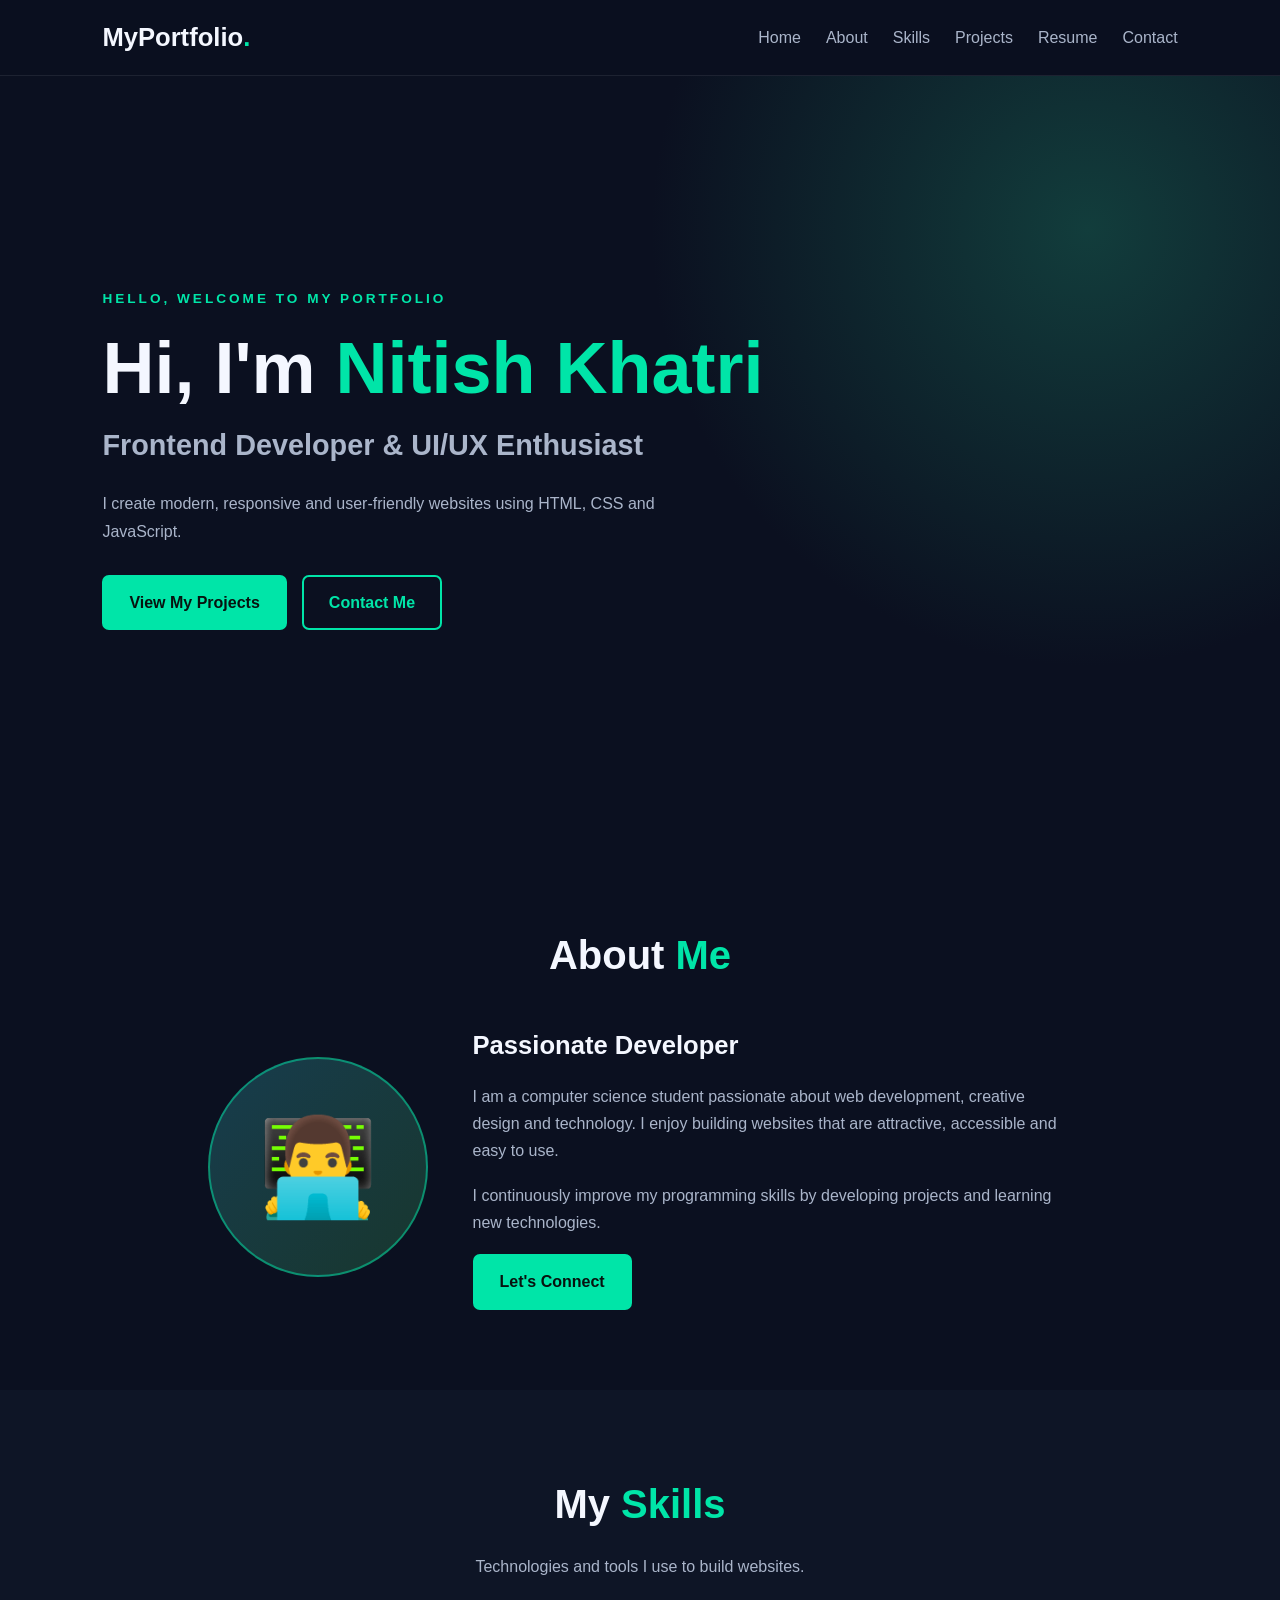
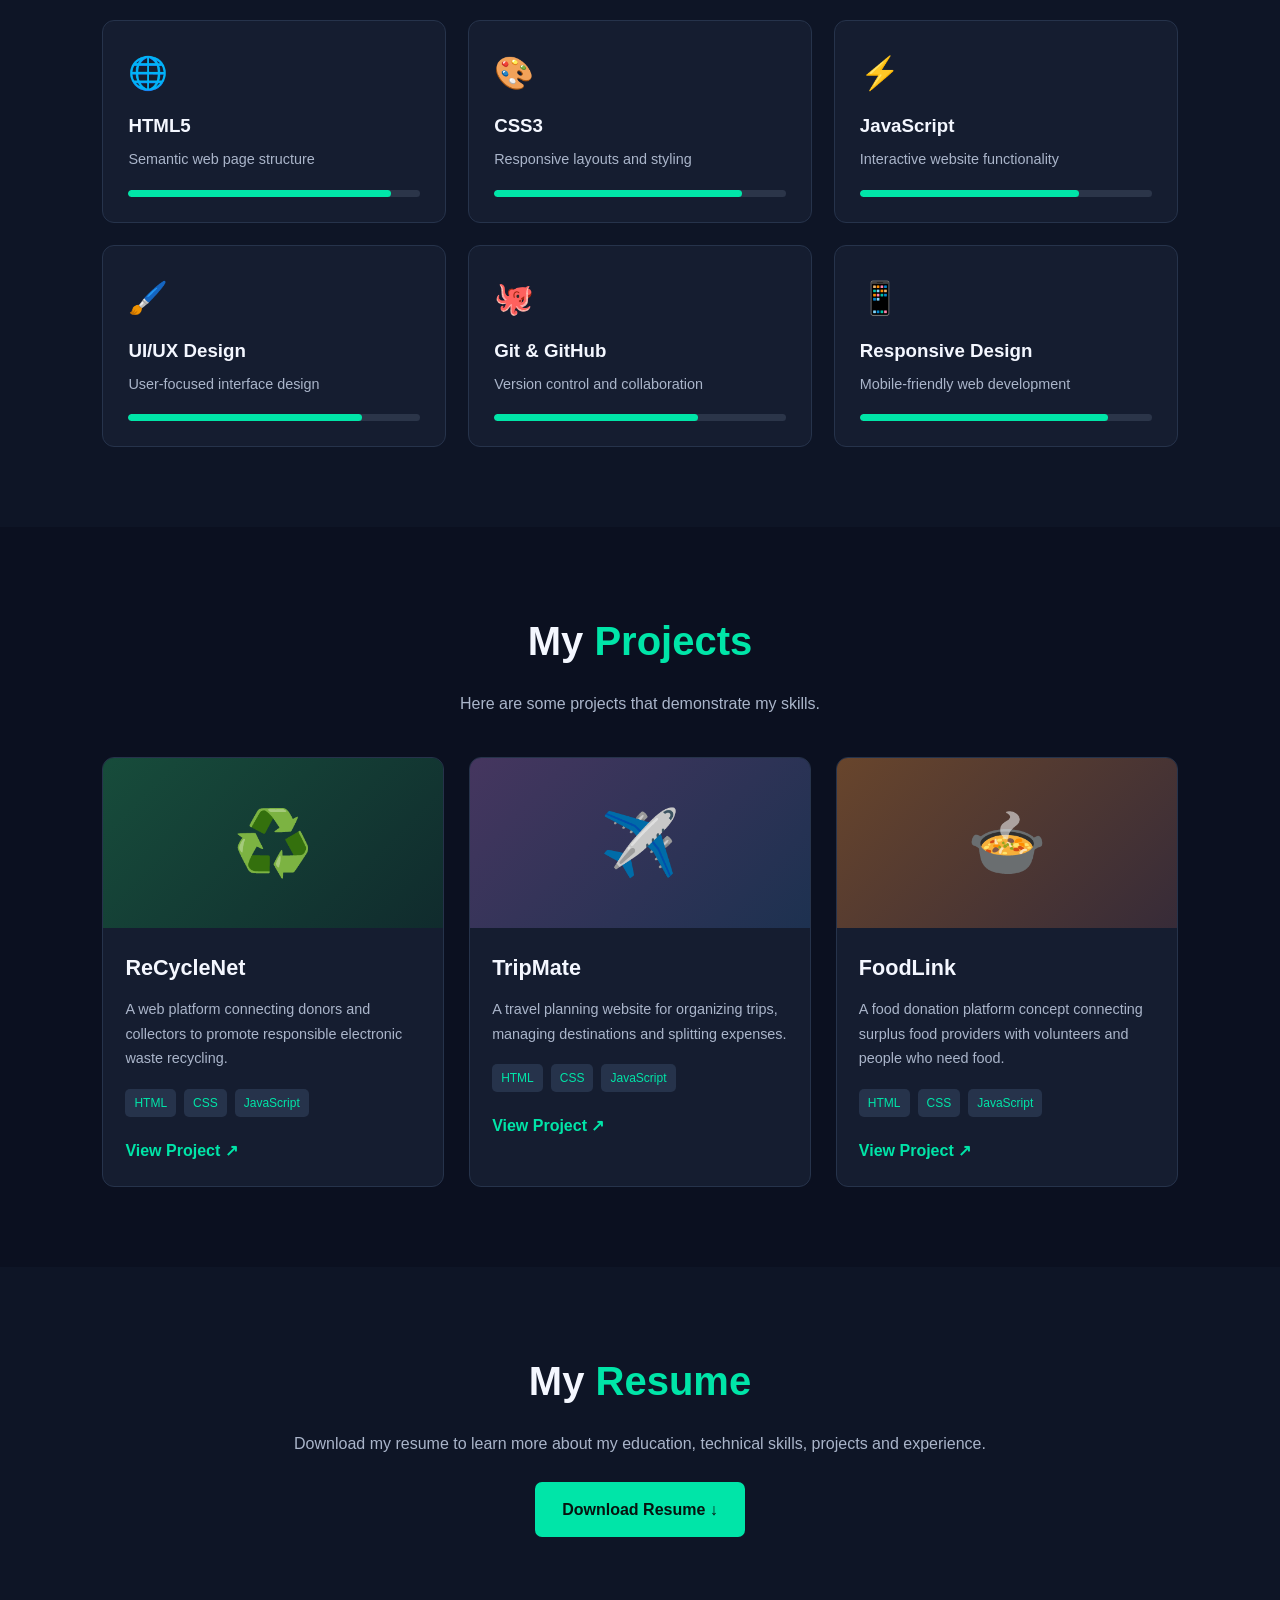
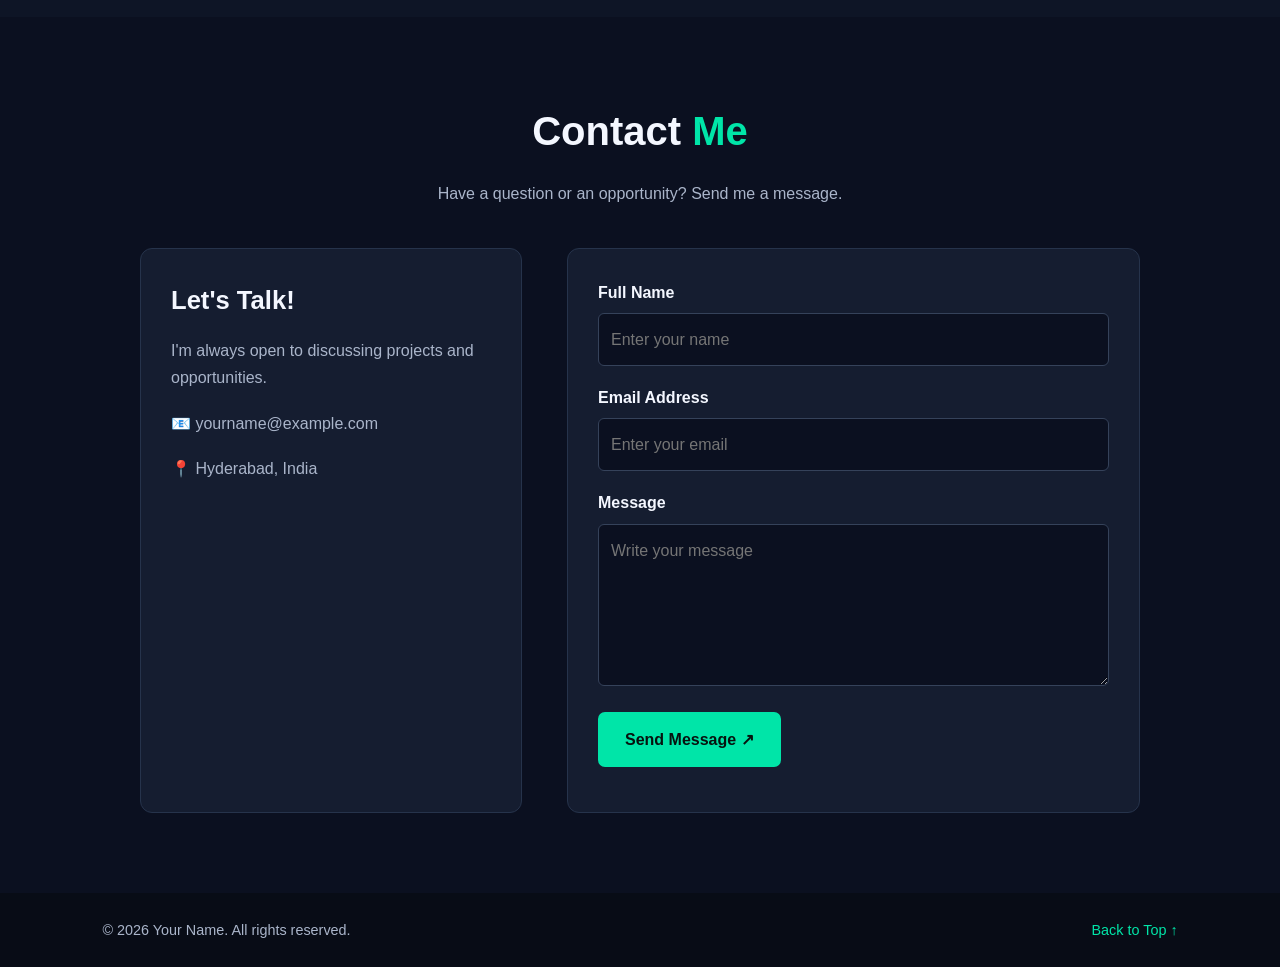
<file: Codsoft fd/task 1/index.html>
<!DOCTYPE html>
<html lang="en">
<head>
    <meta charset="UTF-8">
    <meta name="viewport" content="width=device-width, initial-scale=1.0">
    <title>My Portfolio</title>
    <link rel="stylesheet" href="style.css">
</head>
<body>

    <!-- Navigation -->
    <header>
        <nav class="navbar">
            <a href="#home" class="logo">MyPortfolio<span>.</span></a>

            <button class="menu-toggle" id="menuToggle"
                    aria-label="Toggle navigation" aria-expanded="false">
                ☰
            </button>

            <ul class="nav-links" id="navLinks">
                <li><a href="#home">Home</a></li>
                <li><a href="#about">About</a></li>
                <li><a href="#skills">Skills</a></li>
                <li><a href="#projects">Projects</a></li>
                <li><a href="#resume">Resume</a></li>
                <li><a href="#contact">Contact</a></li>
            </ul>
        </nav>
    </header>

    <!-- Home Section -->
    <section id="home" class="hero">
        <div class="hero-content">
            <p class="intro">HELLO, WELCOME TO MY PORTFOLIO</p>
            <h1>Hi, I'm <span>Nitish Khatri</span></h1>
            <h2>Frontend Developer & UI/UX Enthusiast</h2>
            <p>
                I create modern, responsive and user-friendly websites
                using HTML, CSS and JavaScript.
            </p>
            <div class="hero-buttons">
                <a href="#projects" class="btn">View My Projects</a>
                <a href="#contact" class="btn btn-outline">Contact Me</a>
            </div>
        </div>
    </section>

    <!-- About Section -->
    <section id="about" class="section">
        <h2 class="section-title">About <span>Me</span></h2>
        <div class="about-content">
            <div class="about-image">👨‍💻</div>
            <div class="about-text">
                <h3>Passionate Developer</h3>
                <p>
                    I am a computer science student passionate about
                    web development, creative design and technology.
                    I enjoy building websites that are attractive,
                    accessible and easy to use.
                </p>
                <p>
                    I continuously improve my programming skills by
                    developing projects and learning new technologies.
                </p>
                <a href="#contact" class="btn">Let's Connect</a>
            </div>
        </div>
    </section>

    <!-- Skills Section -->
    <section id="skills" class="section skills-section">
        <h2 class="section-title">My <span>Skills</span></h2>
        <p class="section-description">
            Technologies and tools I use to build websites.
        </p>

        <div class="skills-container">
            <div class="skill-card">
                <div class="skill-icon">🌐</div>
                <h3>HTML5</h3>
                <p>Semantic web page structure</p>
                <div class="progress"><span style="width: 90%"></span></div>
            </div>

            <div class="skill-card">
                <div class="skill-icon">🎨</div>
                <h3>CSS3</h3>
                <p>Responsive layouts and styling</p>
                <div class="progress"><span style="width: 85%"></span></div>
            </div>

            <div class="skill-card">
                <div class="skill-icon">⚡</div>
                <h3>JavaScript</h3>
                <p>Interactive website functionality</p>
                <div class="progress"><span style="width: 75%"></span></div>
            </div>

            <div class="skill-card">
                <div class="skill-icon">🖌️</div>
                <h3>UI/UX Design</h3>
                <p>User-focused interface design</p>
                <div class="progress"><span style="width: 80%"></span></div>
            </div>

            <div class="skill-card">
                <div class="skill-icon">🐙</div>
                <h3>Git & GitHub</h3>
                <p>Version control and collaboration</p>
                <div class="progress"><span style="width: 70%"></span></div>
            </div>

            <div class="skill-card">
                <div class="skill-icon">📱</div>
                <h3>Responsive Design</h3>
                <p>Mobile-friendly web development</p>
                <div class="progress"><span style="width: 85%"></span></div>
            </div>
        </div>
    </section>

    <!-- Projects Section -->
    <section id="projects" class="section">
        <h2 class="section-title">My <span>Projects</span></h2>
        <p class="section-description">
            Here are some projects that demonstrate my skills.
        </p>

        <div class="projects-container">
            <div class="project-card">
                <div class="project-image recycle">♻️</div>
                <div class="project-info">
                    <h3>ReCycleNet</h3>
                    <p>
                        A web platform connecting donors and collectors
                        to promote responsible electronic waste recycling.
                    </p>
                    <div class="tags">
                        <span>HTML</span>
                        <span>CSS</span>
                        <span>JavaScript</span>
                    </div>
                    <a href="https://github.com/" target="_blank"
                       rel="noopener noreferrer">View Project ↗</a>
                </div>
            </div>

            <div class="project-card">
                <div class="project-image travel">✈️</div>
                <div class="project-info">
                    <h3>TripMate</h3>
                    <p>
                        A travel planning website for organizing trips,
                        managing destinations and splitting expenses.
                    </p>
                    <div class="tags">
                        <span>HTML</span>
                        <span>CSS</span>
                        <span>JavaScript</span>
                    </div>
                    <a href="https://github.com/" target="_blank"
                       rel="noopener noreferrer">View Project ↗</a>
                </div>
            </div>

            <div class="project-card">
                <div class="project-image food">🍲</div>
                <div class="project-info">
                    <h3>FoodLink</h3>
                    <p>
                        A food donation platform concept connecting
                        surplus food providers with volunteers and people
                        who need food.
                    </p>
                    <div class="tags">
                        <span>HTML</span>
                        <span>CSS</span>
                        <span>JavaScript</span>
                    </div>
                    <a href="https://github.com/" target="_blank"
                       rel="noopener noreferrer">View Project ↗</a>
                </div>
            </div>
        </div>
    </section>

    <!-- Resume Section -->
    <section id="resume" class="section resume-section">
        <h2 class="section-title">My <span>Resume</span></h2>
        <p>
            Download my resume to learn more about my education,
            technical skills, projects and experience.
        </p>
        <a href="assets/resume.pdf" download class="btn">
            Download Resume ↓
        </a>
    </section>

    <!-- Contact Section -->
    <section id="contact" class="section contact-section">
        <h2 class="section-title">Contact <span>Me</span></h2>
        <p class="section-description">
            Have a question or an opportunity? Send me a message.
        </p>

        <div class="contact-wrapper">
            <div class="contact-info">
                <h3>Let's Talk!</h3>
                <p>I'm always open to discussing projects and opportunities.</p>
                <p>📧 yourname@example.com</p>
                <p>📍 Hyderabad, India</p>
            </div>

            <form id="contactForm" novalidate>
                <div class="form-group">
                    <label for="name">Full Name</label>
                    <input type="text" id="name" name="name"
                           placeholder="Enter your name" required>
                    <small id="nameError"></small>
                </div>

                <div class="form-group">
                    <label for="email">Email Address</label>
                    <input type="email" id="email" name="email"
                           placeholder="Enter your email" required>
                    <small id="emailError"></small>
                </div>

                <div class="form-group">
                    <label for="message">Message</label>
                    <textarea id="message" name="message" rows="5"
                              placeholder="Write your message" required></textarea>
                    <small id="messageError"></small>
                </div>

                <button type="submit" class="btn">Send Message ↗</button>
                <p id="formStatus" role="status" aria-live="polite"></p>
            </form>
        </div>
    </section>

    <!-- Footer -->
    <footer>
        <p>
            &copy; <span id="year"></span> Your Name.
            All rights reserved.
        </p>
        <a href="#home">Back to Top ↑</a>
    </footer>

    <script src="script.js"></script>
</body>
</html>
</file>
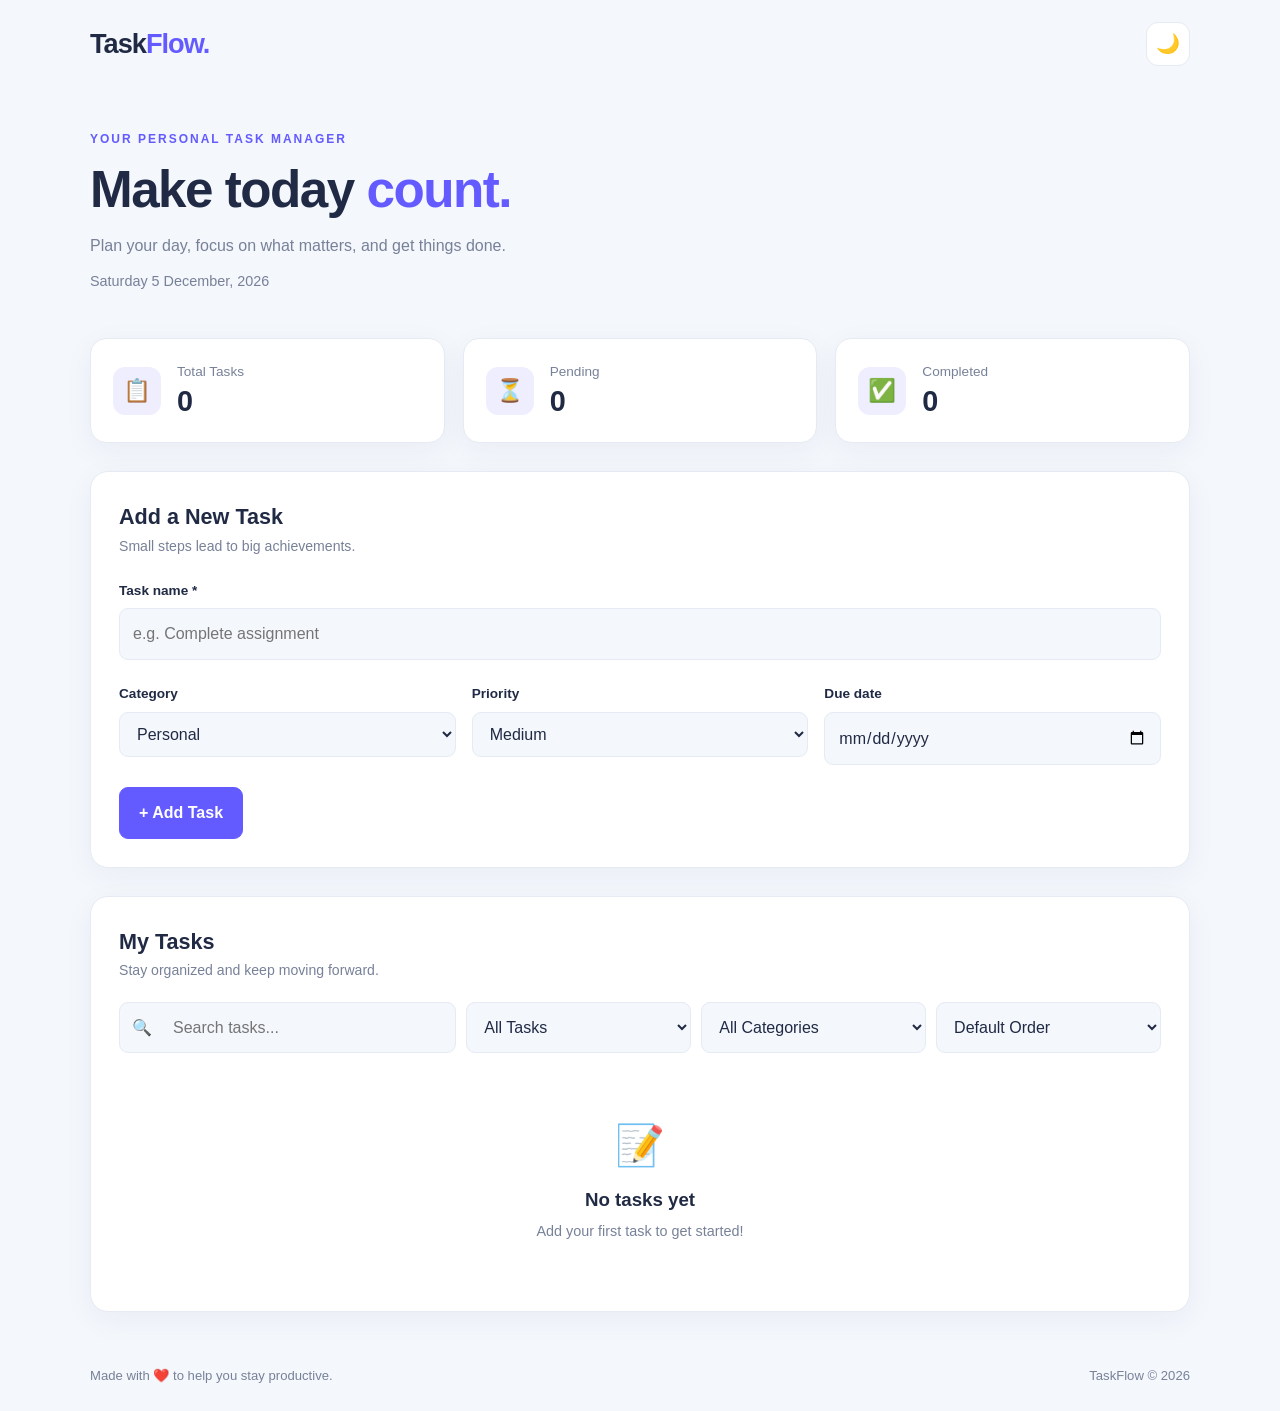
<file: Codsoft fd/task 2/index.html>
<!DOCTYPE html>
<html lang="en">
<head>
    <meta charset="UTF-8">
    <meta name="viewport" content="width=device-width, initial-scale=1.0">
    <title>TaskFlow - To-Do List</title>
    <link rel="stylesheet" href="style.css">
    <script src="script.js" defer></script>
</head>
<body>

    <div class="app">
        <header class="topbar">
            <a href="#" class="logo">Task<span>Flow.</span></a>
            <button id="themeToggle" class="theme-btn" type="button"
                    aria-label="Toggle dark mode">🌙</button>
        </header>

        <main>
            <section class="welcome">
                <p class="eyebrow">YOUR PERSONAL TASK MANAGER</p>
                <h1>Make today <span>count.</span></h1>
                <p>Plan your day, focus on what matters, and get things done.</p>
                <p class="today" id="todayDate"></p>
            </section>

            <!-- Task statistics -->
            <section class="stats" aria-label="Task statistics">
                <div class="stat-card">
                    <span class="stat-icon">📋</span>
                    <div>
                        <p>Total Tasks</p>
                        <h2 id="totalCount">0</h2>
                    </div>
                </div>
                <div class="stat-card">
                    <span class="stat-icon">⏳</span>
                    <div>
                        <p>Pending</p>
                        <h2 id="pendingCount">0</h2>
                    </div>
                </div>
                <div class="stat-card">
                    <span class="stat-icon">✅</span>
                    <div>
                        <p>Completed</p>
                        <h2 id="completedCount">0</h2>
                    </div>
                </div>
            </section>

            <!-- Add task form -->
            <section class="panel">
                <div class="panel-heading">
                    <div>
                        <h2 id="formTitle">Add a New Task</h2>
                        <p>Small steps lead to big achievements.</p>
                    </div>
                </div>

                <form id="taskForm">
                    <div class="form-group full-width">
                        <label for="taskTitle">Task name *</label>
                        <input type="text" id="taskTitle"
                               placeholder="e.g. Complete assignment"
                               maxlength="120" required>
                        <small class="error" id="titleError"></small>
                    </div>

                    <div class="form-row">
                        <div class="form-group">
                            <label for="taskCategory">Category</label>
                            <select id="taskCategory">
                                <option value="Personal">Personal</option>
                                <option value="Work">Work</option>
                                <option value="Study">Study</option>
                                <option value="Health">Health</option>
                                <option value="Other">Other</option>
                            </select>
                        </div>

                        <div class="form-group">
                            <label for="taskPriority">Priority</label>
                            <select id="taskPriority">
                                <option value="Low">Low</option>
                                <option value="Medium" selected>Medium</option>
                                <option value="High">High</option>
                            </select>
                        </div>

                        <div class="form-group">
                            <label for="taskDueDate">Due date</label>
                            <input type="date" id="taskDueDate">
                        </div>
                    </div>

                    <div class="form-actions">
                        <button type="submit" class="btn" id="submitBtn">
                            + Add Task
                        </button>
                        <button type="button" class="btn btn-secondary"
                                id="cancelEditBtn" hidden>
                            Cancel Edit
                        </button>
                    </div>
                </form>
            </section>

            <!-- Task list -->
            <section class="task-section">
                <div class="task-heading">
                    <div>
                        <h2>My Tasks</h2>
                        <p>Stay organized and keep moving forward.</p>
                    </div>
                </div>

                <div class="toolbar">
                    <div class="search-box">
                        <span>🔍</span>
                        <input type="search" id="searchInput"
                               placeholder="Search tasks..." aria-label="Search tasks">
                    </div>

                    <select id="filterStatus" aria-label="Filter by status">
                        <option value="all">All Tasks</option>
                        <option value="pending">Pending</option>
                        <option value="completed">Completed</option>
                    </select>

                    <select id="filterCategory" aria-label="Filter by category">
                        <option value="all">All Categories</option>
                        <option value="Personal">Personal</option>
                        <option value="Work">Work</option>
                        <option value="Study">Study</option>
                        <option value="Health">Health</option>
                        <option value="Other">Other</option>
                    </select>

                    <select id="sortPriority" aria-label="Sort by priority">
                        <option value="default">Default Order</option>
                        <option value="priority">High Priority First</option>
                        <option value="dueDate">Due Date First</option>
                    </select>
                </div>

                <div class="task-list" id="taskList"></div>

                <div class="empty-state" id="emptyState">
                    <div class="empty-icon">📝</div>
                    <h3 id="emptyTitle">No tasks yet</h3>
                    <p id="emptyMessage">Add your first task to get started!</p>
                </div>
            </section>
        </main>

        <footer>
            <p>Made with ❤️ to help you stay productive.</p>
            <p>TaskFlow &copy; <span id="year"></span></p>
        </footer>
    </div>

</body>
</html>
</file>
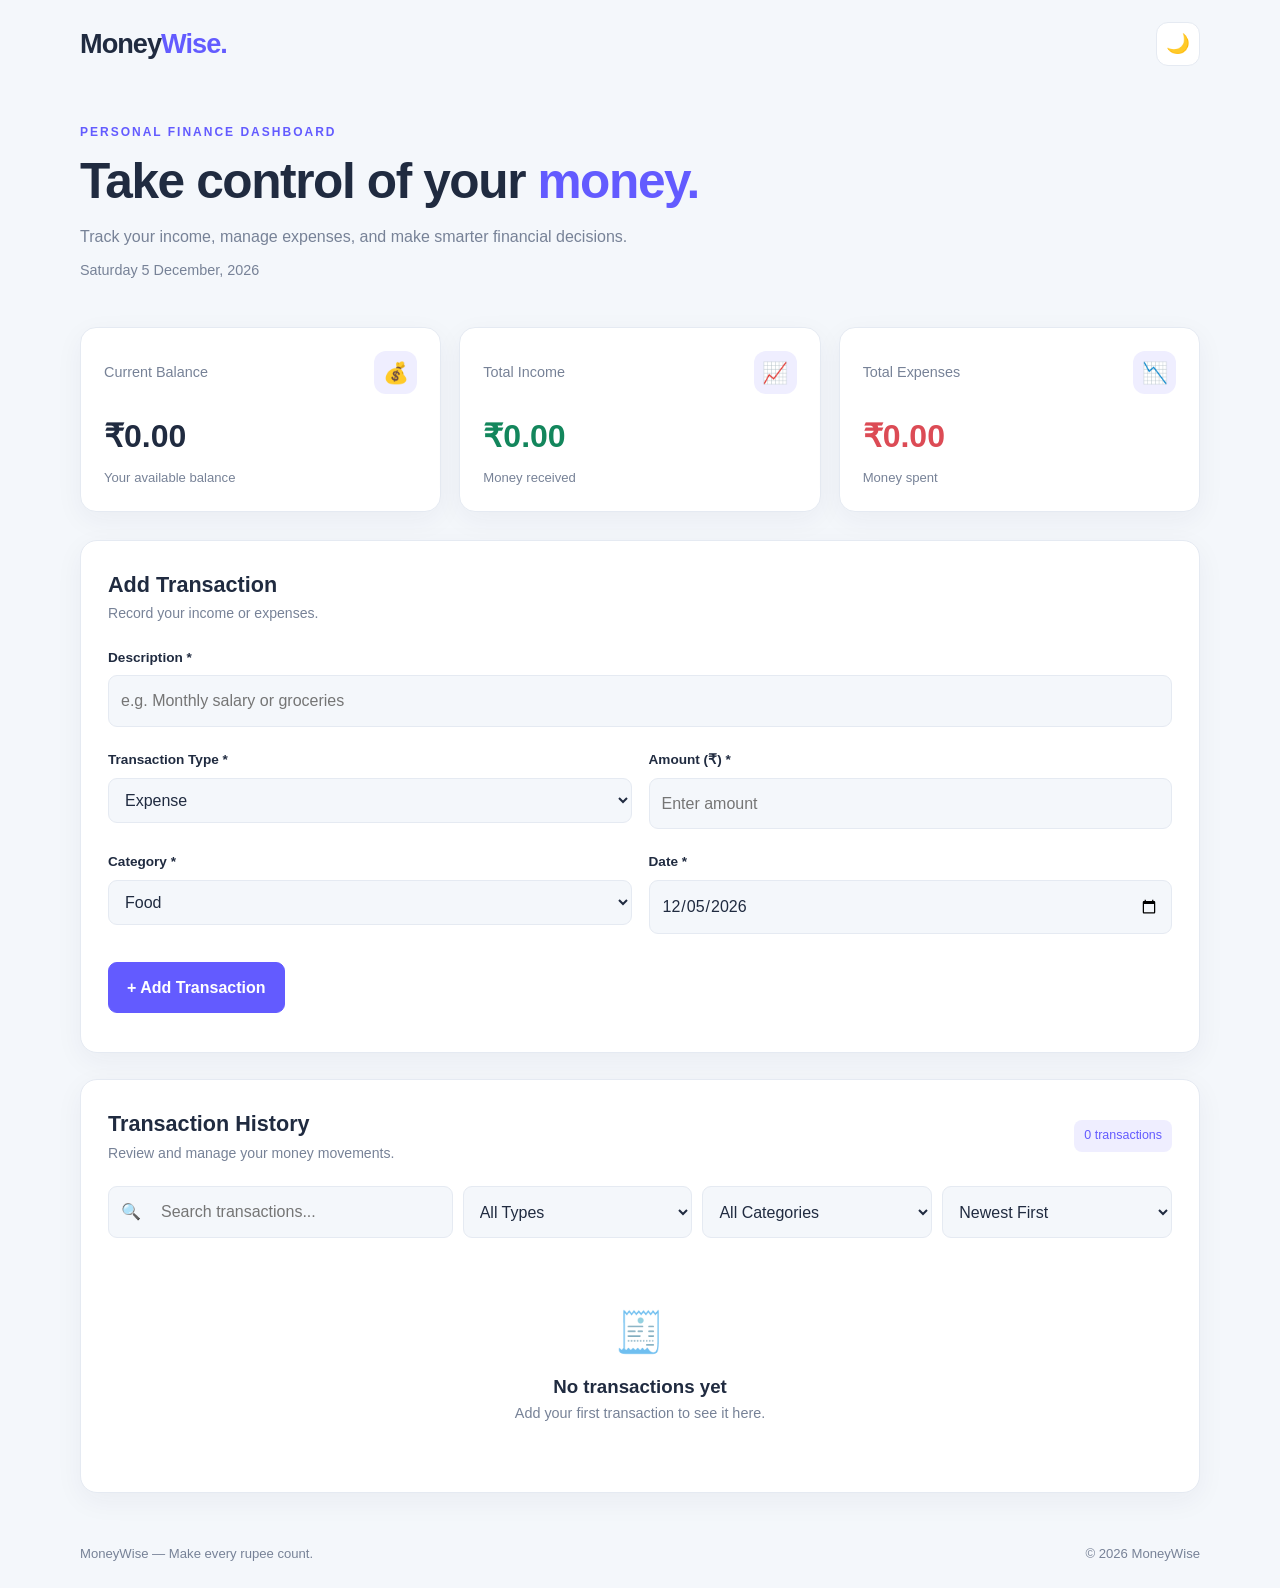
<file: Codsoft fd/task 3/index.html>
<!DOCTYPE html>
<html lang="en">
<head>
    <meta charset="UTF-8">
    <meta name="viewport" content="width=device-width, initial-scale=1.0">
    <title>Expense Tracker | MoneyWise</title>
    <link rel="stylesheet" href="style.css">
    <script src="script.js" defer></script>
</head>
<body>
    <div class="app">
        <header class="navbar">
            <a href="#" class="logo">Money<span>Wise.</span></a>
            <button id="themeToggle" class="theme-btn"
                    type="button" aria-label="Toggle dark mode">🌙</button>
        </header>

        <main>
            <section class="welcome">
                <p class="eyebrow">PERSONAL FINANCE DASHBOARD</p>
                <h1>Take control of your <span>money.</span></h1>
                <p>Track your income, manage expenses, and make smarter financial decisions.</p>
                <p id="todayDate" class="today"></p>
            </section>

            <!-- Financial summary -->
            <section class="summary-grid">
                <article class="summary-card balance-card">
                    <div class="summary-top">
                        <span>Current Balance</span>
                        <span class="summary-icon">💰</span>
                    </div>
                    <h2 id="balance">₹0.00</h2>
                    <p>Your available balance</p>
                </article>

                <article class="summary-card income-card">
                    <div class="summary-top">
                        <span>Total Income</span>
                        <span class="summary-icon">📈</span>
                    </div>
                    <h2 id="totalIncome">₹0.00</h2>
                    <p>Money received</p>
                </article>

                <article class="summary-card expense-card">
                    <div class="summary-top">
                        <span>Total Expenses</span>
                        <span class="summary-icon">📉</span>
                    </div>
                    <h2 id="totalExpense">₹0.00</h2>
                    <p>Money spent</p>
                </article>
            </section>

            <!-- Transaction form -->
            <section class="panel">
                <div class="section-heading">
                    <div>
                        <h2 id="formHeading">Add Transaction</h2>
                        <p>Record your income or expenses.</p>
                    </div>
                </div>

                <form id="transactionForm" novalidate>
                    <div class="form-grid">
                        <div class="form-group full-width">
                            <label for="description">Description *</label>
                            <input type="text" id="description"
                                   placeholder="e.g. Monthly salary or groceries"
                                   maxlength="100" required>
                            <small class="error" id="descriptionError"></small>
                        </div>

                        <div class="form-group">
                            <label for="type">Transaction Type *</label>
                            <select id="type" required>
                                <option value="expense">Expense</option>
                                <option value="income">Income</option>
                            </select>
                        </div>

                        <div class="form-group">
                            <label for="amount">Amount (₹) *</label>
                            <input type="number" id="amount"
                                   placeholder="Enter amount"
                                   min="0.01" max="1000000000000"
                                   step="0.01" required>
                            <small class="error" id="amountError"></small>
                        </div>

                        <div class="form-group">
                            <label for="category">Category *</label>
                            <select id="category" required></select>
                        </div>

                        <div class="form-group">
                            <label for="date">Date *</label>
                            <input type="date" id="date" required>
                            <small class="error" id="dateError"></small>
                        </div>
                    </div>

                    <div class="form-actions">
                        <button type="submit" class="btn" id="submitBtn">
                            + Add Transaction
                        </button>
                        <button type="button" class="btn btn-secondary"
                                id="cancelEdit" hidden>
                            Cancel Edit
                        </button>
                    </div>
                    <p id="formStatus" role="status" aria-live="polite"></p>
                </form>
            </section>

            <!-- Transaction history -->
            <section class="panel history-panel">
                <div class="section-heading history-heading">
                    <div>
                        <h2>Transaction History</h2>
                        <p>Review and manage your money movements.</p>
                    </div>
                    <span class="transaction-count" id="transactionCount">
                        0 transactions
                    </span>
                </div>

                <div class="filters">
                    <div class="search-box">
                        <span>🔍</span>
                        <input type="search" id="searchInput"
                               placeholder="Search transactions..."
                               aria-label="Search transactions">
                    </div>

                    <select id="typeFilter" aria-label="Filter by type">
                        <option value="all">All Types</option>
                        <option value="income">Income</option>
                        <option value="expense">Expenses</option>
                    </select>

                    <select id="categoryFilter" aria-label="Filter by category">
                        <option value="all">All Categories</option>
                    </select>

                    <select id="sortFilter" aria-label="Sort transactions">
                        <option value="newest">Newest First</option>
                        <option value="oldest">Oldest First</option>
                        <option value="highest">Highest Amount</option>
                        <option value="lowest">Lowest Amount</option>
                    </select>
                </div>

                <div class="transaction-list" id="transactionList"></div>

                <div class="empty-state" id="emptyState">
                    <div>🧾</div>
                    <h3 id="emptyTitle">No transactions yet</h3>
                    <p id="emptyMessage">
                        Add your first transaction to see it here.
                    </p>
                </div>
            </section>
        </main>

        <footer>
            <p>MoneyWise — Make every rupee count.</p>
            <p>© <span id="year"></span> MoneyWise</p>
        </footer>
    </div>
</body>
</html>
</file>
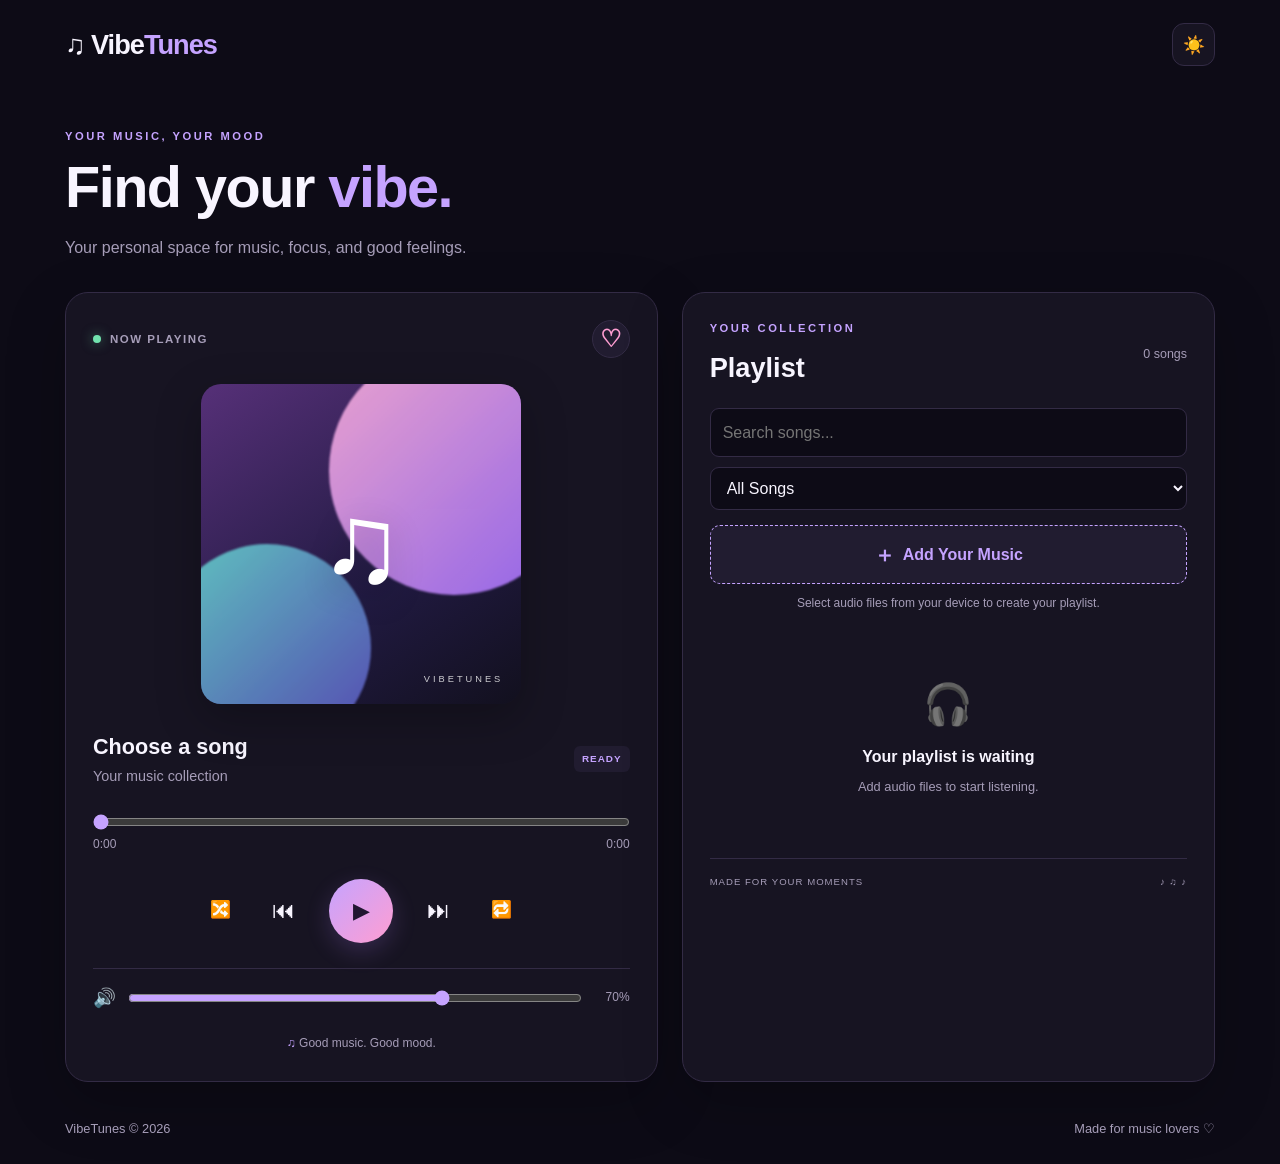
<file: Codsoft fd/task 4/index.html>
<!DOCTYPE html>
<html lang="en">
<head>
    <meta charset="UTF-8">
    <meta name="viewport" content="width=device-width, initial-scale=1.0">
    <title>VibeTunes - Music Player</title>
    <link rel="stylesheet" href="style.css">
    <script src="script.js" defer></script>
</head>
<body>
    <div class="app">
        <header class="navbar">
            <a href="#" class="logo">♫ Vibe<span>Tunes</span></a>
            <button id="themeToggle" class="theme-btn"
                    aria-label="Toggle light and dark theme">☀️</button>
        </header>

        <main>
            <section class="welcome">
                <p class="eyebrow">YOUR MUSIC, YOUR MOOD</p>
                <h1>Find your <span>vibe.</span></h1>
                <p>Your personal space for music, focus, and good feelings.</p>
            </section>

            <section class="player-layout">
                <!-- Main player -->
                <div class="player-card">
                    <div class="player-top">
                        <span class="live-dot"></span>
                        NOW PLAYING
                        <button id="favoriteBtn" class="favorite-btn"
                                aria-label="Add song to favorites"
                                title="Add to favorites">♡</button>
                    </div>

                    <div class="album-art" id="albumArt">
                        <div class="art-orb orb-one"></div>
                        <div class="art-orb orb-two"></div>
                        <div class="art-note">♫</div>
                        <span class="art-label">VIBETUNES</span>
                    </div>

                    <div class="song-info">
                        <div>
                            <h2 id="songTitle">Choose a song</h2>
                            <p id="artistName">Your music collection</p>
                        </div>
                        <span id="playingBadge" class="playing-badge">READY</span>
                    </div>

                    <audio id="audioPlayer" preload="metadata"></audio>

                    <div class="progress-area">
                        <input type="range" id="progressBar"
                               min="0" max="100" value="0"
                               aria-label="Seek through song">
                        <div class="time-labels">
                            <span id="currentTime">0:00</span>
                            <span id="duration">0:00</span>
                        </div>
                    </div>

                    <div class="controls">
                        <button id="shuffleBtn" class="utility-btn"
                                aria-label="Toggle shuffle"
                                aria-pressed="false" title="Shuffle">🔀</button>

                        <button id="prevBtn" class="control-btn"
                                aria-label="Previous song" title="Previous">⏮</button>

                        <button id="playBtn" class="play-btn"
                                aria-label="Play" title="Play">▶</button>

                        <button id="nextBtn" class="control-btn"
                                aria-label="Next song" title="Next">⏭</button>

                        <button id="repeatBtn" class="utility-btn"
                                aria-label="Toggle repeat"
                                aria-pressed="false" title="Repeat off">🔁</button>
                    </div>

                    <div class="volume-area">
                        <button id="muteBtn" class="volume-icon"
                                aria-label="Mute" title="Mute">🔊</button>
                        <input type="range" id="volumeBar"
                               min="0" max="1" step="0.01" value="0.7"
                               aria-label="Volume">
                        <span id="volumeValue">70%</span>
                    </div>

                    <div class="player-note">
                        <span>♫</span> Good music. Good mood.
                    </div>
                </div>

                <!-- Playlist -->
                <aside class="playlist-card">
                    <div class="playlist-heading">
                        <div>
                            <p class="eyebrow">YOUR COLLECTION</p>
                            <h2>Playlist</h2>
                        </div>
                        <span id="trackCount" class="track-count">0 songs</span>
                    </div>

                    <div class="playlist-tools">
                        <input type="search" id="playlistSearch"
                               placeholder="Search songs..."
                               aria-label="Search playlist">
                        <select id="playlistFilter"
                                aria-label="Filter playlist">
                            <option value="all">All Songs</option>
                            <option value="favorites">Favorites</option>
                        </select>
                    </div>

                    <label class="upload-btn" for="fileInput">
                        <span>＋</span> Add Your Music
                    </label>
                    <input type="file" id="fileInput"
                           accept="audio/*" multiple hidden>

                    <p class="upload-hint">
                        Select audio files from your device to create your playlist.
                    </p>

                    <div id="playlist" class="playlist"></div>

                    <div id="playlistEmpty" class="playlist-empty">
                        <span>🎧</span>
                        <h3>Your playlist is waiting</h3>
                        <p>Add audio files to start listening.</p>
                    </div>

                    <div class="playlist-footer">
                        <span>MADE FOR YOUR MOMENTS</span>
                        <span>♪ ♫ ♪</span>
                    </div>
                </aside>
            </section>
        </main>

        <footer>
            <p>VibeTunes © <span id="year"></span></p>
            <p>Made for music lovers ♡</p>
        </footer>
    </div>
</body>
</html>
</file>
<file: Codsoft fd/task 1/style.css>
/* General styles */
* {
    margin: 0;
    padding: 0;
    box-sizing: border-box;
}

:root {
    --background: #0b1020;
    --card: #151d30;
    --accent: #00e5a8;
    --text: #f4f7ff;
    --muted: #aab5ca;
}

html {
    scroll-behavior: smooth;
    scroll-padding-top: 85px;
}

body {
    font-family: Arial, sans-serif;
    background: var(--background);
    color: var(--text);
    line-height: 1.7;
}

a {
    text-decoration: none;
    color: inherit;
}

button, input, textarea {
    font: inherit;
}

section {
    scroll-margin-top: 75px;
}

.section {
    padding: 80px 8%;
}

.section-title {
    text-align: center;
    font-size: 2.5rem;
    margin-bottom: 15px;
}

.section-title span,
.hero h1 span,
.logo span {
    color: var(--accent);
}

.section-description {
    text-align: center;
    color: var(--muted);
    margin-bottom: 40px;
}

.btn {
    display: inline-block;
    padding: 12px 25px;
    background: var(--accent);
    color: #07130f;
    border: 2px solid var(--accent);
    border-radius: 7px;
    font-weight: bold;
    cursor: pointer;
    transition: 0.3s;
}

.btn:hover {
    background: transparent;
    color: var(--accent);
    transform: translateY(-3px);
}

.btn-outline {
    background: transparent;
    color: var(--accent);
}

.btn-outline:hover {
    background: var(--accent);
    color: #07130f;
}

/* Navigation */
header {
    position: sticky;
    top: 0;
    z-index: 1000;
    background: rgba(11, 16, 32, 0.95);
    border-bottom: 1px solid rgba(255, 255, 255, 0.08);
    backdrop-filter: blur(12px);
}

.navbar {
    min-height: 75px;
    padding: 15px 8%;
    display: flex;
    justify-content: space-between;
    align-items: center;
}

.logo {
    font-size: 1.6rem;
    font-weight: bold;
}

.nav-links {
    display: flex;
    list-style: none;
    gap: 25px;
    align-items: center;
}

.nav-links a {
    color: var(--muted);
    transition: 0.3s;
}

.nav-links a:hover,
.nav-links a.active {
    color: var(--accent);
}

.menu-toggle {
    display: none;
    color: white;
    background: transparent;
    border: none;
    font-size: 1.8rem;
    cursor: pointer;
}

/* Home */
.hero {
    min-height: 85vh;
    padding: 100px 8%;
    display: flex;
    align-items: center;
    background:
        radial-gradient(circle at 85% 20%, #123d3c 0, transparent 35%),
        var(--background);
}

.hero-content {
    max-width: 750px;
    animation: fadeIn 1s ease;
}

.intro {
    color: var(--accent);
    font-size: 0.85rem;
    font-weight: bold;
    letter-spacing: 3px;
    margin-bottom: 15px;
}

.hero h1 {
    font-size: clamp(2.5rem, 6vw, 4.5rem);
    line-height: 1.2;
    margin-bottom: 10px;
}

.hero h2 {
    font-size: clamp(1.2rem, 3vw, 1.8rem);
    color: var(--muted);
    margin-bottom: 20px;
}

.hero-content > p:not(.intro) {
    max-width: 600px;
    color: var(--muted);
    margin-bottom: 30px;
}

.hero-buttons {
    display: flex;
    flex-wrap: wrap;
    gap: 15px;
}

/* About */
.about-content {
    display: flex;
    align-items: center;
    justify-content: center;
    gap: 45px;
    max-width: 950px;
    margin: 35px auto 0;
}

.about-image {
    min-width: 200px;
    width: 220px;
    height: 220px;
    display: grid;
    place-items: center;
    border-radius: 50%;
    font-size: 6rem;
    background: linear-gradient(135deg, #173c4d, #18372e);
    border: 2px solid rgba(0, 229, 168, 0.5);
}

.about-text {
    max-width: 600px;
}

.about-text h3 {
    font-size: 1.6rem;
    margin-bottom: 15px;
}

.about-text p {
    color: var(--muted);
    margin-bottom: 18px;
}

/* Skills */
.skills-section {
    background: #0e1526;
}

.skills-container {
    display: grid;
    grid-template-columns: repeat(3, 1fr);
    gap: 22px;
}

.skill-card {
    background: var(--card);
    padding: 25px;
    border: 1px solid #26334b;
    border-radius: 12px;
    transition: transform 0.3s, border-color 0.3s;
}

.skill-card:hover {
    transform: translateY(-7px);
    border-color: var(--accent);
}

.skill-icon {
    font-size: 2rem;
    margin-bottom: 10px;
}

.skill-card h3 {
    margin-bottom: 5px;
}

.skill-card p {
    color: var(--muted);
    font-size: 0.9rem;
    margin-bottom: 18px;
}

.progress {
    height: 7px;
    background: #2b3549;
    border-radius: 10px;
    overflow: hidden;
}

.progress span {
    display: block;
    height: 100%;
    background: var(--accent);
    border-radius: 10px;
}

/* Projects */
.projects-container {
    display: grid;
    grid-template-columns: repeat(3, 1fr);
    gap: 25px;
    margin-top: 35px;
}

.project-card {
    background: var(--card);
    border: 1px solid #26334b;
    border-radius: 12px;
    overflow: hidden;
    transition: transform 0.3s, box-shadow 0.3s;
}

.project-card:hover {
    transform: translateY(-8px);
    box-shadow: 0 12px 30px rgba(0, 229, 168, 0.1);
}

.project-image {
    min-height: 170px;
    display: grid;
    place-items: center;
    font-size: 4rem;
}

.recycle {
    background: linear-gradient(135deg, #174c3b, #102b2d);
}

.travel {
    background: linear-gradient(135deg, #45365f, #1d3150);
}

.food {
    background: linear-gradient(135deg, #68452c, #372b38);
}

.project-info {
    padding: 22px;
}

.project-info h3 {
    font-size: 1.35rem;
    margin-bottom: 10px;
}

.project-info p {
    color: var(--muted);
    font-size: 0.9rem;
    margin-bottom: 18px;
}

.tags {
    display: flex;
    flex-wrap: wrap;
    gap: 8px;
    margin-bottom: 20px;
}

.tags span {
    padding: 4px 9px;
    border-radius: 5px;
    background: #26334b;
    color: var(--accent);
    font-size: 0.75rem;
}

.project-info > a {
    color: var(--accent);
    font-weight: bold;
}

.project-info > a:hover {
    text-decoration: underline;
}

/* Resume */
.resume-section {
    text-align: center;
    background: #0e1526;
}

.resume-section p {
    color: var(--muted);
    margin-bottom: 25px;
}

/* Contact */
.contact-wrapper {
    display: grid;
    grid-template-columns: 0.8fr 1.2fr;
    gap: 45px;
    max-width: 1000px;
    margin: 35px auto 0;
}

.contact-info {
    background: var(--card);
    padding: 30px;
    border-radius: 12px;
    border: 1px solid #26334b;
}

.contact-info h3 {
    font-size: 1.6rem;
    margin-bottom: 15px;
}

.contact-info p {
    color: var(--muted);
    margin-bottom: 18px;
    overflow-wrap: anywhere;
}

form {
    background: var(--card);
    padding: 30px;
    border-radius: 12px;
    border: 1px solid #26334b;
}

.form-group {
    margin-bottom: 18px;
}

.form-group label {
    display: block;
    margin-bottom: 7px;
    font-weight: bold;
}

.form-group input,
.form-group textarea {
    width: 100%;
    padding: 12px;
    border: 1px solid #35425a;
    background: #0b1020;
    color: white;
    border-radius: 6px;
    outline: none;
    transition: border-color 0.3s;
}

.form-group input:focus,
.form-group textarea:focus {
    border-color: var(--accent);
}

.form-group textarea {
    resize: vertical;
}

.form-group input.invalid,
.form-group textarea.invalid {
    border-color: #ff7777;
}

.form-group small {
    display: block;
    color: #ff8f8f;
    font-size: 0.8rem;
    margin-top: 4px;
}

#formStatus {
    margin-top: 15px;
    font-size: 0.9rem;
    overflow-wrap: anywhere;
}

#formStatus.success {
    color: var(--accent);
}

#formStatus.error {
    color: #ff8f8f;
}

/* Footer */
footer {
    padding: 25px 8%;
    background: #080c16;
    display: flex;
    justify-content: space-between;
    align-items: center;
    gap: 15px;
    flex-wrap: wrap;
    color: var(--muted);
    font-size: 0.9rem;
}

footer a {
    color: var(--accent);
}

/* Animation */
@keyframes fadeIn {
    from {
        opacity: 0;
        transform: translateY(20px);
    }

    to {
        opacity: 1;
        transform: translateY(0);
    }
}

/* Tablet and mobile */
@media (max-width: 900px) {
    .skills-container,
    .projects-container {
        grid-template-columns: repeat(2, 1fr);
    }

    .contact-wrapper {
        gap: 25px;
    }
}

@media (max-width: 700px) {
    .section {
        padding: 65px 6%;
    }

    .navbar {
        padding: 15px 6%;
    }

    .menu-toggle {
        display: block;
    }

    .nav-links {
        display: none;
        position: absolute;
        top: 75px;
        left: 0;
        width: 100%;
        padding: 25px;
        background: #10182b;
        flex-direction: column;
        gap: 20px;
        border-bottom: 1px solid #26334b;
    }

    .nav-links.open {
        display: flex;
    }

    .hero {
        min-height: 75vh;
        padding: 75px 6%;
    }

    .about-content {
        flex-direction: column;
        text-align: center;
    }

    .contact-wrapper {
        grid-template-columns: 1fr;
    }
}

@media (max-width: 480px) {
    .skills-container,
    .projects-container {
        grid-template-columns: 1fr;
    }

    .section-title {
        font-size: 2rem;
    }

    .hero h1 {
        font-size: 2.5rem;
    }

    .hero-buttons .btn {
        width: 100%;
        text-align: center;
    }

    form,
    .contact-info {
        padding: 20px;
    }

    footer {
        flex-direction: column;
        text-align: center;
    }
}

@media (prefers-reduced-motion: reduce) {
    html {
        scroll-behavior: auto;
    }

    *, *::before, *::after {
        animation-duration: 0.01ms !important;
        transition-duration: 0.01ms !important;
    }
}
</file>
<file: Codsoft fd/task 2/style.css>
:root {
    --bg: #f4f7fc;
    --surface: #ffffff;
    --text: #202a44;
    --muted: #778198;
    --border: #e5eaf3;
    --primary: #635bff;
    --primary-light: #efeeff;
    --shadow: 0 8px 30px rgba(34, 48, 85, 0.05);
}

body.dark {
    --bg: #111522;
    --surface: #1b2132;
    --text: #f1f4ff;
    --muted: #a4adc2;
    --border: #30384d;
    --primary: #918aff;
    --primary-light: #302d50;
    --shadow: 0 8px 30px rgba(0, 0, 0, 0.15);
}

* {
    margin: 0;
    padding: 0;
    box-sizing: border-box;
}

html {
    scroll-behavior: smooth;
}

body {
    background: var(--bg);
    color: var(--text);
    font-family: Arial, sans-serif;
    line-height: 1.6;
    transition: background 0.25s, color 0.25s;
}

button, input, select {
    font: inherit;
}

button {
    cursor: pointer;
}

.app {
    width: min(1100px, 92%);
    margin: auto;
}

.topbar {
    display: flex;
    align-items: center;
    justify-content: space-between;
    padding: 22px 0;
}

.logo {
    color: var(--text);
    font-size: 1.7rem;
    font-weight: 800;
    text-decoration: none;
    letter-spacing: -1px;
}

.logo span,
.welcome h1 span {
    color: var(--primary);
}

.theme-btn {
    width: 44px;
    height: 44px;
    border: 1px solid var(--border);
    border-radius: 12px;
    background: var(--surface);
    font-size: 1.2rem;
}

.theme-btn:hover {
    transform: translateY(-2px);
}

.welcome {
    padding: 42px 0 30px;
}

.eyebrow {
    color: var(--primary);
    font-size: 0.75rem;
    font-weight: 700;
    letter-spacing: 2px;
    margin-bottom: 10px;
}

.welcome h1 {
    font-size: clamp(2rem, 5vw, 3.2rem);
    line-height: 1.2;
    letter-spacing: -1.5px;
    margin-bottom: 12px;
}

.welcome > p:not(.eyebrow) {
    color: var(--muted);
}

.today {
    font-size: 0.9rem;
    margin-top: 12px;
}

/* Statistics */
.stats {
    display: grid;
    grid-template-columns: repeat(3, 1fr);
    gap: 18px;
    margin: 15px 0 28px;
}

.stat-card {
    display: flex;
    align-items: center;
    gap: 16px;
    padding: 22px;
    background: var(--surface);
    border: 1px solid var(--border);
    border-radius: 16px;
    box-shadow: var(--shadow);
    transition: transform 0.2s;
}

.stat-card:hover {
    transform: translateY(-4px);
}

.stat-icon {
    display: grid;
    place-items: center;
    width: 48px;
    height: 48px;
    flex-shrink: 0;
    background: var(--primary-light);
    border-radius: 12px;
    font-size: 1.4rem;
}

.stat-card p {
    color: var(--muted);
    font-size: 0.85rem;
}

.stat-card h2 {
    font-size: 1.8rem;
    line-height: 1.3;
}

/* Panels */
.panel,
.task-section {
    background: var(--surface);
    border: 1px solid var(--border);
    border-radius: 18px;
    padding: 28px;
    margin-bottom: 28px;
    box-shadow: var(--shadow);
}

.panel-heading,
.task-heading {
    margin-bottom: 22px;
}

.panel-heading h2,
.task-heading h2 {
    font-size: 1.35rem;
}

.panel-heading p,
.task-heading p {
    color: var(--muted);
    font-size: 0.88rem;
}

/* Form */
.form-group {
    display: flex;
    flex-direction: column;
    min-width: 0;
}

.full-width {
    margin-bottom: 18px;
}

.form-group label {
    font-size: 0.85rem;
    font-weight: 700;
    margin-bottom: 7px;
}

.form-group input,
.form-group select,
.toolbar input,
.toolbar select {
    width: 100%;
    min-width: 0;
    padding: 12px 13px;
    border: 1px solid var(--border);
    border-radius: 9px;
    background: var(--bg);
    color: var(--text);
    outline: none;
    transition: border-color 0.2s, box-shadow 0.2s;
}

.form-group input:focus,
.form-group select:focus,
.toolbar input:focus,
.toolbar select:focus {
    border-color: var(--primary);
    box-shadow: 0 0 0 3px rgba(99, 91, 255, 0.1);
}

.form-row {
    display: grid;
    grid-template-columns: repeat(3, 1fr);
    gap: 16px;
}

.error {
    color: #e5484d;
    font-size: 0.78rem;
    margin-top: 5px;
}

.form-actions {
    display: flex;
    flex-wrap: wrap;
    gap: 10px;
    margin-top: 22px;
}

.btn {
    padding: 12px 19px;
    border: 1px solid var(--primary);
    border-radius: 9px;
    background: var(--primary);
    color: white;
    font-weight: 700;
    transition: opacity 0.2s, transform 0.2s;
}

.btn:hover {
    opacity: 0.9;
    transform: translateY(-2px);
}

.btn-secondary {
    color: var(--text);
    background: var(--surface);
    border-color: var(--border);
}

/* Search and filters */
.task-heading {
    margin-bottom: 20px;
}

.toolbar {
    display: grid;
    grid-template-columns: 1.5fr 1fr 1fr 1fr;
    gap: 10px;
    margin-bottom: 20px;
}

.search-box {
    display: flex;
    align-items: center;
    gap: 8px;
    padding-left: 12px;
    border: 1px solid var(--border);
    border-radius: 9px;
    background: var(--bg);
}

.search-box input {
    border: none;
    background: transparent;
    box-shadow: none;
}

.search-box input:focus {
    box-shadow: none;
}

/* Task cards */
.task-list {
    display: grid;
    gap: 12px;
}

.task-item {
    display: flex;
    align-items: flex-start;
    gap: 13px;
    padding: 17px;
    border: 1px solid var(--border);
    border-radius: 12px;
    background: var(--surface);
    transition: border-color 0.2s, transform 0.2s;
}

.task-item:hover {
    border-color: var(--primary);
    transform: translateY(-2px);
}

.task-check {
    width: 19px;
    height: 19px;
    margin-top: 4px;
    accent-color: var(--primary);
    cursor: pointer;
    flex-shrink: 0;
}

.task-details {
    flex: 1;
    min-width: 0;
}

.task-title {
    font-size: 1rem;
    font-weight: 700;
    overflow-wrap: anywhere;
}

.task-item.completed .task-title {
    color: var(--muted);
    text-decoration: line-through;
}

.task-meta {
    display: flex;
    align-items: center;
    flex-wrap: wrap;
    gap: 7px;
    margin-top: 8px;
}

.badge {
    display: inline-block;
    padding: 3px 8px;
    border-radius: 6px;
    background: var(--primary-light);
    color: var(--primary);
    font-size: 0.72rem;
    font-weight: 700;
}

.priority-high {
    color: #dc424b;
    background: #ffebed;
}

.priority-medium {
    color: #a66a00;
    background: #fff2d5;
}

.priority-low {
    color: #16805d;
    background: #dcf8eb;
}

.due-date {
    color: var(--muted);
    font-size: 0.75rem;
}

.due-date.overdue {
    color: #e5484d;
    font-weight: 700;
}

.task-actions {
    display: flex;
    gap: 7px;
    flex-shrink: 0;
}

.icon-btn {
    padding: 7px 9px;
    border: 1px solid var(--border);
    border-radius: 7px;
    background: var(--bg);
    color: var(--text);
}

.icon-btn:hover {
    border-color: var(--primary);
}

.delete-btn:hover {
    border-color: #e5484d;
    color: #e5484d;
}

/* Empty state and footer */
.empty-state {
    padding: 40px 10px;
    text-align: center;
}

.empty-icon {
    font-size: 2.5rem;
    margin-bottom: 8px;
}

.empty-state h3 {
    margin-bottom: 5px;
}

.empty-state p {
    color: var(--muted);
    font-size: 0.9rem;
}

footer {
    display: flex;
    justify-content: space-between;
    gap: 12px;
    flex-wrap: wrap;
    padding: 25px 0;
    color: var(--muted);
    font-size: 0.82rem;
}

/* Responsive layout */
@media (max-width: 850px) {
    .toolbar {
        grid-template-columns: repeat(2, minmax(0, 1fr));
    }

    .form-row {
        grid-template-columns: repeat(2, minmax(0, 1fr));
    }
}

@media (max-width: 600px) {
    .app {
        width: 94%;
    }

    .welcome {
        padding-top: 30px;
    }

    .stats {
        grid-template-columns: 1fr;
        gap: 10px;
    }

    .stat-card {
        padding: 15px;
    }

    .stat-icon {
        width: 42px;
        height: 42px;
    }

    .stat-card h2 {
        font-size: 1.5rem;
    }

    .panel,
    .task-section {
        padding: 18px;
    }

    .form-row,
    .toolbar {
        grid-template-columns: 1fr;
    }

    .task-item {
        flex-wrap: wrap;
    }

    .task-details {
        width: calc(100% - 40px);
    }

    .task-actions {
        margin-left: 32px;
    }

    footer {
        flex-direction: column;
        text-align: center;
    }
}

@media (prefers-reduced-motion: reduce) {
    html {
        scroll-behavior: auto;
    }

    *, *::before, *::after {
        animation-duration: 0.01ms !important;
        transition-duration: 0.01ms !important;
    }
}
</file>
<file: Codsoft fd/task 3/style.css>
:root {
    --bg: #f4f7fb;
    --surface: #ffffff;
    --text: #202b40;
    --muted: #778297;
    --border: #e5eaf2;
    --primary: #635bff;
    --primary-light: #efeeff;
    --green: #13865c;
    --red: #dc4b55;
    --shadow: 0 8px 28px rgba(33, 48, 80, 0.05);
}

body.dark {
    --bg: #111522;
    --surface: #1b2132;
    --text: #f2f4fc;
    --muted: #a5aec2;
    --border: #30384c;
    --primary: #918aff;
    --primary-light: #302d50;
    --shadow: 0 8px 28px rgba(0, 0, 0, 0.15);
}

* {
    margin: 0;
    padding: 0;
    box-sizing: border-box;
}

html {
    scroll-behavior: smooth;
}

body {
    font-family: Arial, sans-serif;
    line-height: 1.6;
    background: var(--bg);
    color: var(--text);
    transition: background 0.25s, color 0.25s;
}

button, input, select {
    font: inherit;
}

button {
    cursor: pointer;
}

.app {
    width: min(1120px, 92%);
    margin: auto;
}

.navbar {
    display: flex;
    justify-content: space-between;
    align-items: center;
    padding: 22px 0;
}

.logo {
    font-size: 1.7rem;
    font-weight: 800;
    letter-spacing: -1px;
    text-decoration: none;
    color: var(--text);
}

.logo span,
.welcome h1 span {
    color: var(--primary);
}

.theme-btn {
    width: 44px;
    height: 44px;
    border: 1px solid var(--border);
    border-radius: 12px;
    background: var(--surface);
    font-size: 1.2rem;
}

.theme-btn:hover {
    transform: translateY(-2px);
}

.welcome {
    padding: 35px 0 30px;
}

.eyebrow {
    color: var(--primary);
    font-size: 0.75rem;
    font-weight: bold;
    letter-spacing: 2px;
    margin-bottom: 10px;
}

.welcome h1 {
    font-size: clamp(2rem, 5vw, 3.1rem);
    letter-spacing: -1.4px;
    line-height: 1.2;
    margin-bottom: 12px;
}

.welcome > p:not(.eyebrow) {
    color: var(--muted);
}

.today {
    margin-top: 10px;
    font-size: 0.9rem;
}

/* Summary cards */
.summary-grid {
    display: grid;
    grid-template-columns: repeat(3, 1fr);
    gap: 18px;
    margin: 15px 0 28px;
}

.summary-card {
    padding: 23px;
    background: var(--surface);
    border: 1px solid var(--border);
    border-radius: 16px;
    box-shadow: var(--shadow);
    transition: transform 0.2s;
}

.summary-card:hover {
    transform: translateY(-4px);
}

.summary-top {
    display: flex;
    align-items: center;
    justify-content: space-between;
    color: var(--muted);
    font-size: 0.9rem;
}

.summary-icon {
    display: grid;
    place-items: center;
    width: 43px;
    height: 43px;
    border-radius: 12px;
    background: var(--primary-light);
    font-size: 1.3rem;
}

.summary-card h2 {
    font-size: clamp(1.35rem, 2.8vw, 2rem);
    margin: 17px 0 4px;
    overflow-wrap: anywhere;
}

.summary-card p {
    color: var(--muted);
    font-size: 0.82rem;
}

.income-card h2 {
    color: var(--green);
}

.expense-card h2 {
    color: var(--red);
}

/* Panels and headings */
.panel {
    background: var(--surface);
    border: 1px solid var(--border);
    border-radius: 17px;
    padding: 27px;
    margin-bottom: 26px;
    box-shadow: var(--shadow);
}

.section-heading {
    display: flex;
    align-items: center;
    justify-content: space-between;
    gap: 15px;
    margin-bottom: 22px;
}

.section-heading h2 {
    font-size: 1.35rem;
}

.section-heading p {
    color: var(--muted);
    font-size: 0.88rem;
}

.transaction-count {
    padding: 6px 10px;
    border-radius: 8px;
    background: var(--primary-light);
    color: var(--primary);
    font-size: 0.78rem;
    white-space: nowrap;
}

/* Transaction form */
.form-grid {
    display: grid;
    grid-template-columns: repeat(2, minmax(0, 1fr));
    gap: 17px;
}

.form-group {
    display: flex;
    flex-direction: column;
    min-width: 0;
}

.full-width {
    grid-column: 1 / -1;
}

.form-group label {
    font-weight: bold;
    font-size: 0.85rem;
    margin-bottom: 7px;
}

.form-group input,
.form-group select,
.filters select,
.search-box input {
    width: 100%;
    min-width: 0;
    padding: 12px;
    border: 1px solid var(--border);
    border-radius: 9px;
    background: var(--bg);
    color: var(--text);
    outline: none;
    transition: border-color 0.2s, box-shadow 0.2s;
}

.form-group input:focus,
.form-group select:focus,
.filters select:focus,
.search-box:focus-within {
    border-color: var(--primary);
    box-shadow: 0 0 0 3px rgba(99, 91, 255, 0.1);
}

.error {
    color: var(--red);
    font-size: 0.78rem;
    margin-top: 5px;
}

.form-actions {
    display: flex;
    gap: 10px;
    flex-wrap: wrap;
    margin-top: 23px;
}

.btn {
    padding: 12px 18px;
    background: var(--primary);
    border: 1px solid var(--primary);
    border-radius: 9px;
    color: white;
    font-weight: bold;
    transition: transform 0.2s, opacity 0.2s;
}

.btn:hover {
    transform: translateY(-2px);
    opacity: 0.9;
}

.btn-secondary {
    color: var(--text);
    background: var(--surface);
    border-color: var(--border);
}

#formStatus {
    margin-top: 12px;
    font-size: 0.85rem;
    overflow-wrap: anywhere;
}

#formStatus.success {
    color: var(--green);
}

#formStatus.error {
    color: var(--red);
}

/* Filters */
.filters {
    display: grid;
    grid-template-columns: 1.5fr 1fr 1fr 1fr;
    gap: 10px;
    margin-bottom: 22px;
}

.search-box {
    display: flex;
    align-items: center;
    gap: 8px;
    min-width: 0;
    padding-left: 12px;
    border: 1px solid var(--border);
    border-radius: 9px;
    background: var(--bg);
}

.search-box input {
    border: none;
    background: transparent;
}

.search-box input:focus {
    box-shadow: none;
}

/* Transaction history */
.transaction-list {
    display: grid;
    gap: 12px;
}

.transaction-item {
    display: flex;
    align-items: center;
    gap: 14px;
    padding: 16px;
    border: 1px solid var(--border);
    border-radius: 12px;
    transition: border-color 0.2s, transform 0.2s;
}

.transaction-item:hover {
    border-color: var(--primary);
    transform: translateY(-2px);
}

.transaction-icon {
    width: 46px;
    height: 46px;
    display: grid;
    place-items: center;
    flex-shrink: 0;
    border-radius: 12px;
    background: var(--primary-light);
    font-size: 1.3rem;
}

.transaction-details {
    flex: 1;
    min-width: 0;
}

.transaction-details h3 {
    font-size: 0.98rem;
    overflow-wrap: anywhere;
}

.transaction-meta {
    display: flex;
    flex-wrap: wrap;
    gap: 8px;
    color: var(--muted);
    font-size: 0.78rem;
    margin-top: 4px;
}

.transaction-amount {
    font-size: 1rem;
    font-weight: bold;
    white-space: nowrap;
}

.transaction-amount.income {
    color: var(--green);
}

.transaction-amount.expense {
    color: var(--red);
}

.transaction-actions {
    display: flex;
    gap: 7px;
}

.icon-btn {
    padding: 7px 9px;
    border: 1px solid var(--border);
    border-radius: 7px;
    background: var(--bg);
    color: var(--text);
}

.icon-btn:hover {
    border-color: var(--primary);
}

.delete-btn:hover {
    color: var(--red);
    border-color: var(--red);
}

.empty-state {
    text-align: center;
    padding: 40px 10px;
}

.empty-state div {
    font-size: 2.5rem;
    margin-bottom: 8px;
}

.empty-state p {
    color: var(--muted);
    font-size: 0.9rem;
}

footer {
    display: flex;
    justify-content: space-between;
    gap: 12px;
    flex-wrap: wrap;
    padding: 24px 0;
    color: var(--muted);
    font-size: 0.82rem;
}

/* Responsive design */
@media (max-width: 850px) {
    .filters {
        grid-template-columns: repeat(2, minmax(0, 1fr));
    }

    .summary-grid {
        gap: 12px;
    }

    .summary-card {
        padding: 17px;
    }
}

@media (max-width: 600px) {
    .app {
        width: 94%;
    }

    .welcome {
        padding-top: 25px;
    }

    .summary-grid {
        grid-template-columns: 1fr;
    }

    .summary-card {
        padding: 18px;
    }

    .summary-card h2 {
        margin-top: 10px;
    }

    .panel {
        padding: 18px;
    }

    .form-grid,
    .filters {
        grid-template-columns: 1fr;
    }

    .history-heading {
        align-items: flex-start;
        flex-direction: column;
    }

    .transaction-item {
        flex-wrap: wrap;
        gap: 10px;
    }

    .transaction-details {
        flex-basis: calc(100% - 60px);
    }

    .transaction-amount {
        margin-left: 58px;
    }

    .transaction-actions {
        margin-left: auto;
    }

    footer {
        flex-direction: column;
        text-align: center;
    }
}

@media (prefers-reduced-motion: reduce) {
    html {
        scroll-behavior: auto;
    }

    *, *::before, *::after {
        animation-duration: 0.01ms !important;
        transition-duration: 0.01ms !important;
    }
}
</file>
<file: Codsoft fd/task 4/style.css>
:root {
    --bg: #0d0b16;
    --surface: #171422;
    --surface-2: #211c30;
    --text: #f8f5ff;
    --muted: #a69db8;
    --border: #332b45;
    --accent: #c5a3ff;
    --accent-2: #ff9ed2;
    --shadow: 0 20px 60px rgba(0, 0, 0, 0.22);
}

body.light {
    --bg: #f6f2fc;
    --surface: #ffffff;
    --surface-2: #f0e9fa;
    --text: #241c35;
    --muted: #756a86;
    --border: #e4dced;
    --accent: #7950c8;
    --accent-2: #d94c9b;
    --shadow: 0 15px 45px rgba(65, 40, 100, 0.08);
}

* {
    margin: 0;
    padding: 0;
    box-sizing: border-box;
}

html {
    scroll-behavior: smooth;
}

body {
    background: var(--bg);
    color: var(--text);
    font-family: Arial, sans-serif;
    line-height: 1.6;
    transition: background 0.25s, color 0.25s;
}

button, input, select {
    font: inherit;
}

button {
    cursor: pointer;
}

.app {
    width: min(1150px, 92%);
    margin: auto;
}

.navbar {
    display: flex;
    justify-content: space-between;
    align-items: center;
    padding: 23px 0;
}

.logo {
    color: var(--text);
    text-decoration: none;
    font-size: 1.7rem;
    font-weight: 800;
    letter-spacing: -1px;
}

.logo span,
.welcome h1 span {
    color: var(--accent);
}

.theme-btn {
    width: 43px;
    height: 43px;
    border-radius: 12px;
    border: 1px solid var(--border);
    background: var(--surface);
    color: var(--text);
    font-size: 1.1rem;
}

.welcome {
    padding: 38px 0 32px;
}

.eyebrow {
    color: var(--accent);
    font-size: 0.7rem;
    font-weight: bold;
    letter-spacing: 2.5px;
    margin-bottom: 8px;
}

.welcome h1 {
    font-size: clamp(2.3rem, 5vw, 3.6rem);
    line-height: 1.2;
    letter-spacing: -1.5px;
    margin-bottom: 12px;
}

.welcome > p:last-child {
    color: var(--muted);
}

/* Main layout */
.player-layout {
    display: grid;
    grid-template-columns: minmax(0, 1fr) minmax(0, 0.9fr);
    gap: 24px;
    align-items: stretch;
}

.player-card,
.playlist-card {
    min-width: 0;
    padding: 27px;
    border: 1px solid var(--border);
    border-radius: 23px;
    background: var(--surface);
    box-shadow: var(--shadow);
}

.player-top {
    display: flex;
    align-items: center;
    gap: 9px;
    color: var(--muted);
    font-size: 0.72rem;
    font-weight: bold;
    letter-spacing: 1.5px;
}

.live-dot {
    width: 8px;
    height: 8px;
    border-radius: 50%;
    background: #72e3ae;
    box-shadow: 0 0 12px #72e3ae80;
}

.favorite-btn {
    margin-left: auto;
    width: 38px;
    height: 38px;
    background: var(--surface-2);
    border: 1px solid var(--border);
    border-radius: 50%;
    color: var(--accent-2);
    font-size: 1.5rem;
    line-height: 1;
}

.favorite-btn.active {
    background: #512644;
    color: #ff8dc9;
}

/* Album artwork */
.album-art {
    position: relative;
    isolation: isolate;
    width: min(100%, 320px);
    aspect-ratio: 1;
    overflow: hidden;
    margin: 26px auto;
    display: grid;
    place-items: center;
    border-radius: 20px;
    background: linear-gradient(145deg, #563078, #211a42 60%, #12101e);
    box-shadow: 0 15px 45px rgba(0, 0, 0, 0.25);
    transition: background 0.3s;
}

.album-art.has-cover {
    background-position: center;
    background-size: cover;
}

.art-orb {
    position: absolute;
    z-index: -1;
    border-radius: 50%;
    filter: blur(1px);
}

.orb-one {
    width: 78%;
    height: 78%;
    top: -12%;
    right: -18%;
    background: linear-gradient(135deg, #ffb2d8, #9c6bff);
    opacity: 0.9;
}

.orb-two {
    width: 65%;
    height: 65%;
    bottom: -15%;
    left: -12%;
    background: linear-gradient(135deg, #65e4d0, #6150cb);
    opacity: 0.85;
}

.art-note {
    font-size: 7rem;
    line-height: 1;
    color: white;
    text-shadow: 0 10px 35px #0005;
    animation: float 4s ease-in-out infinite;
}

.art-label {
    position: absolute;
    bottom: 17px;
    right: 18px;
    color: #ffffffc9;
    font-size: 0.58rem;
    letter-spacing: 3px;
}

@keyframes float {
    0%, 100% {
        transform: translateY(0) rotate(-5deg);
    }
    50% {
        transform: translateY(-9px) rotate(5deg);
    }
}

/* Song information */
.song-info {
    display: flex;
    justify-content: space-between;
    align-items: center;
    gap: 12px;
}

.song-info h2 {
    font-size: 1.35rem;
    overflow-wrap: anywhere;
}

.song-info p {
    color: var(--muted);
    font-size: 0.9rem;
}

.playing-badge {
    padding: 5px 8px;
    border-radius: 6px;
    background: var(--surface-2);
    color: var(--accent);
    font-size: 0.62rem;
    font-weight: bold;
    letter-spacing: 1px;
    white-space: nowrap;
}

/* Progress */
.progress-area {
    margin-top: 26px;
}

input[type="range"] {
    accent-color: var(--accent);
    cursor: pointer;
}

#progressBar {
    width: 100%;
    display: block;
}

.time-labels {
    display: flex;
    justify-content: space-between;
    margin-top: 5px;
    color: var(--muted);
    font-size: 0.75rem;
    font-variant-numeric: tabular-nums;
}

/* Controls */
.controls {
    display: flex;
    justify-content: center;
    align-items: center;
    gap: clamp(10px, 3vw, 24px);
    margin: 25px 0;
}

.control-btn,
.utility-btn,
.play-btn {
    display: grid;
    place-items: center;
    border: none;
    transition: transform 0.2s, background 0.2s;
}

.control-btn:hover,
.utility-btn:hover,
.play-btn:hover {
    transform: scale(1.08);
}

.control-btn {
    width: 43px;
    height: 43px;
    background: transparent;
    color: var(--text);
    font-size: 1.45rem;
}

.utility-btn {
    width: 35px;
    height: 35px;
    background: transparent;
    color: var(--muted);
    border-radius: 9px;
    font-size: 1.05rem;
}

.utility-btn.active {
    background: var(--surface-2);
    color: var(--accent);
    outline: 1px solid var(--accent);
}

.play-btn {
    width: 64px;
    height: 64px;
    border-radius: 50%;
    color: #211631;
    background: linear-gradient(135deg, var(--accent), var(--accent-2));
    box-shadow: 0 8px 25px rgba(180, 130, 255, 0.2);
    font-size: 1.4rem;
}

/* Volume */
.volume-area {
    display: flex;
    align-items: center;
    gap: 12px;
    padding: 14px 0;
    border-top: 1px solid var(--border);
}

.volume-icon {
    background: transparent;
    border: none;
    color: var(--text);
    font-size: 1.15rem;
}

#volumeBar {
    flex: 1;
    min-width: 0;
}

#volumeValue {
    color: var(--muted);
    font-size: 0.75rem;
    width: 36px;
    text-align: right;
}

.player-note {
    text-align: center;
    color: var(--muted);
    font-size: 0.75rem;
    margin-top: 8px;
}

.player-note span {
    color: var(--accent);
}

/* Playlist */
.playlist-heading {
    display: flex;
    align-items: center;
    justify-content: space-between;
    gap: 10px;
    margin-bottom: 18px;
}

.playlist-heading h2 {
    font-size: 1.7rem;
}

.track-count {
    color: var(--muted);
    font-size: 0.78rem;
}

.playlist-tools {
    display: grid;
    gap: 10px;
    margin-bottom: 15px;
}

.playlist-tools input,
.playlist-tools select {
    width: 100%;
    min-width: 0;
    padding: 11px 12px;
    border: 1px solid var(--border);
    border-radius: 9px;
    background: var(--bg);
    color: var(--text);
    outline: none;
}

.playlist-tools input:focus,
.playlist-tools select:focus {
    border-color: var(--accent);
}

.upload-btn {
    display: flex;
    align-items: center;
    justify-content: center;
    gap: 8px;
    padding: 12px;
    border: 1px dashed var(--accent);
    border-radius: 10px;
    color: var(--accent);
    background: var(--surface-2);
    font-weight: bold;
    cursor: pointer;
    transition: background 0.2s;
}

.upload-btn:hover {
    background: var(--border);
}

.upload-btn span {
    font-size: 1.3rem;
}

.upload-hint {
    margin: 10px 0 18px;
    text-align: center;
    font-size: 0.75rem;
    color: var(--muted);
}

.playlist {
    display: grid;
    gap: 9px;
    max-height: 420px;
    overflow-y: auto;
    padding-right: 3px;
}

.track {
    display: flex;
    align-items: center;
    gap: 12px;
    padding: 11px;
    border: 1px solid transparent;
    border-radius: 12px;
    transition: background 0.2s, border-color 0.2s;
}

.track:hover {
    background: var(--surface-2);
}

.track.active {
    background: var(--surface-2);
    border-color: var(--accent);
}

.track-art {
    width: 47px;
    height: 47px;
    display: grid;
    place-items: center;
    flex-shrink: 0;
    border-radius: 10px;
    background: linear-gradient(135deg, #6447a8, #e17ab5);
    color: white;
    font-size: 1.4rem;
    overflow: hidden;
}

.track-art img {
    width: 100%;
    height: 100%;
    object-fit: cover;
}

.track-info {
    flex: 1;
    min-width: 0;
    cursor: pointer;
}

.track-info h3 {
    font-size: 0.88rem;
    overflow: hidden;
    white-space: nowrap;
    text-overflow: ellipsis;
}

.track-info p {
    font-size: 0.75rem;
    color: var(--muted);
    overflow: hidden;
    white-space: nowrap;
    text-overflow: ellipsis;
}

.track-duration {
    color: var(--muted);
    font-size: 0.72rem;
    font-variant-numeric: tabular-nums;
}

.track-favorite {
    border: none;
    background: transparent;
    color: var(--muted);
    font-size: 1.1rem;
}

.track-favorite.active {
    color: #ff8dc9;
}

.playlist-empty {
    text-align: center;
    padding: 40px 10px;
}

.playlist-empty span {
    font-size: 2.5rem;
}

.playlist-empty h3 {
    font-size: 1rem;
    margin: 8px 0;
}

.playlist-empty p {
    color: var(--muted);
    font-size: 0.8rem;
}

.playlist-footer {
    display: flex;
    justify-content: space-between;
    gap: 8px;
    margin-top: 20px;
    padding-top: 15px;
    border-top: 1px solid var(--border);
    color: var(--muted);
    font-size: 0.6rem;
    letter-spacing: 1px;
}

footer {
    display: flex;
    justify-content: space-between;
    gap: 12px;
    flex-wrap: wrap;
    padding: 25px 0;
    margin-top: 12px;
    color: var(--muted);
    font-size: 0.8rem;
}

/* Responsive layouts */
@media (max-width: 850px) {
    .player-layout {
        grid-template-columns: 1fr;
    }

    .player-card {
        max-width: 600px;
        width: 100%;
        margin: auto;
    }

    .playlist-card {
        width: 100%;
    }

    .playlist-tools {
        grid-template-columns: 1fr 1fr;
    }

    .playlist {
        max-height: 500px;
    }
}

@media (max-width: 480px) {
    .app {
        width: 94%;
    }

    .welcome {
        padding-top: 22px;
    }

    .player-card,
    .playlist-card {
        padding: 18px;
        border-radius: 17px;
    }

    .album-art {
        width: min(100%, 280px);
        margin: 22px auto;
    }

    .song-info h2 {
        font-size: 1.12rem;
    }

    .controls {
        gap: 7px;
    }

    .control-btn {
        width: 36px;
        height: 40px;
        font-size: 1.2rem;
    }

    .utility-btn {
        width: 30px;
    }

    .play-btn {
        width: 56px;
        height: 56px;
    }

    .playlist-tools {
        grid-template-columns: 1fr;
    }

    footer {
        flex-direction: column;
        text-align: center;
    }
}

@media (prefers-reduced-motion: reduce) {
    html {
        scroll-behavior: auto;
    }

    *, *::before, *::after {
        animation-duration: 0.01ms !important;
        transition-duration: 0.01ms !important;
    }
}
</file>
